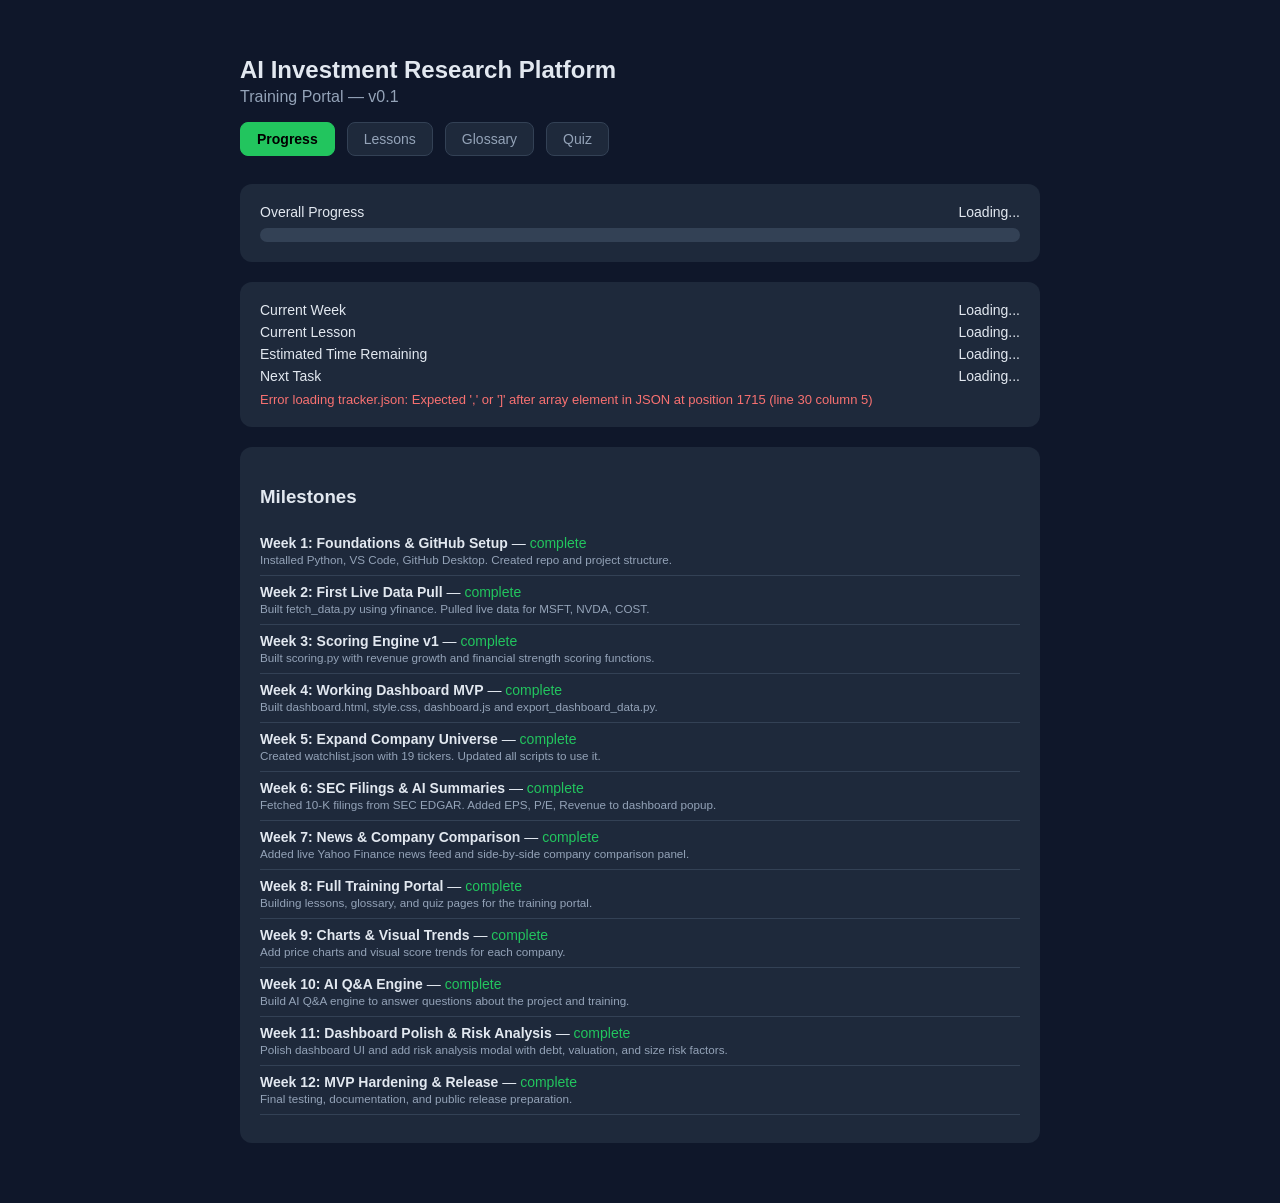
<file: training/index.html>
<!DOCTYPE html>
<html lang="en">
<head>
<meta charset="UTF-8">
<title>AI Investment Research Platform — Training Tracker</title>
<style>
  body { font-family: 'Segoe UI', sans-serif; background: #0f172a; color: #e2e8f0; margin: 0; padding: 40px; }
  .container { max-width: 800px; margin: 0 auto; }
  h1 { font-size: 24px; margin-bottom: 4px; }
  .subtitle { color: #94a3b8; margin-bottom: 16px; }
  .card { background: #1e293b; border-radius: 12px; padding: 20px; margin-bottom: 20px; }
  .bar-bg { background: #334155; border-radius: 8px; height: 14px; overflow: hidden; margin-top: 8px; }
  .bar-fill { background: #22c55e; height: 100%; transition: width 0.4s; }
  .row { display: flex; justify-content: space-between; margin-bottom: 6px; font-size: 14px; }
  .milestone { padding: 8px 0; border-bottom: 1px solid #334155; font-size: 14px; }
  .in_progress { color: #facc15; }
  .complete { color: #22c55e; }
  .upcoming { color: #64748b; }
  .error { color: #f87171; font-size: 13px; margin-top: 8px; }
  .nav-links { display: flex; gap: 12px; margin-bottom: 28px; flex-wrap: wrap; }
  .nav-btn { background: #1e293b; color: #94a3b8; padding: 8px 16px; border-radius: 8px; text-decoration: none; font-size: 14px; border: 1px solid #334155; }
  .nav-btn:hover { background: #334155; color: #e2e8f0; }
  .nav-btn.active { background: #22c55e; color: #000; font-weight: 600; border-color: #22c55e; }
</style>
</head>
<body>
<div class="container">
  <h1>AI Investment Research Platform</h1>
  <div class="subtitle">Training Portal — v0.1</div>
  <div class="nav-links">
    <a href="index.html" class="nav-btn active">Progress</a>
    <a href="lessons.html" class="nav-btn">Lessons</a>
    <a href="glossary.html" class="nav-btn">Glossary</a>
    <a href="quiz.html" class="nav-btn">Quiz</a>
  </div>

  <div class="card">
    <div class="row"><span>Overall Progress</span><span id="pct">Loading...</span></div>
    <div class="bar-bg"><div class="bar-fill" id="bar" style="width:0%"></div></div>
  </div>

  <div class="card">
    <div class="row"><span>Current Week</span><span id="week">Loading...</span></div>
    <div class="row"><span>Current Lesson</span><span id="lesson">Loading...</span></div>
    <div class="row"><span>Estimated Time Remaining</span><span id="time">Loading...</span></div>
    <div class="row"><span>Next Task</span><span id="nexttask">Loading...</span></div>
    <div id="tracker-error" class="error"></div>
  </div>

  <div class="card">
    <h3>Milestones</h3>
    <div id="milestones"></div>
    <div id="milestone-error" class="error"></div>
  </div>
</div>

<script>
  // Load tracker data
  fetch('tracker.json?nocache=' + Date.now())
    .then(function(response) {
      if (!response.ok) throw new Error('HTTP error: ' + response.status);
      return response.json();
    })
    .then(function(data) {
      document.getElementById('pct').textContent = data.project_completion_percent + '%';
      document.getElementById('bar').style.width = data.project_completion_percent + '%';
      document.getElementById('week').textContent = 'Week ' + data.current_week + ' of ' + data.total_weeks;
      document.getElementById('lesson').textContent = data.current_lesson;
      document.getElementById('time').textContent = data.estimated_time_remaining_hours + ' hours';
      document.getElementById('nexttask').textContent = data.recommended_next_task;
    })
    .catch(function(error) {
      document.getElementById('tracker-error').textContent = 'Error loading tracker.json: ' + error.message;
    });

  // Load milestones data
  fetch('milestones.json?nocache=' + Date.now())
    .then(function(response) {
      if (!response.ok) throw new Error('HTTP error: ' + response.status);
      return response.json();
    })
    .then(function(list) {
      var container = document.getElementById('milestones');
      list.forEach(function(m) {
        var div = document.createElement('div');
        div.className = 'milestone';
        div.innerHTML = '<strong>Week ' + m.week + ': ' + m.title + '</strong> — <span class="' + m.status + '">' + m.status.replace('_', ' ') + '</span><br><small style="color:#94a3b8;">' + m.description + '</small>';
        container.appendChild(div);
      });
    })
    .catch(function(error) {
      document.getElementById('milestone-error').textContent = 'Error loading milestones.json: ' + error.message;
    });
</script>
</body>
</html>
</file>
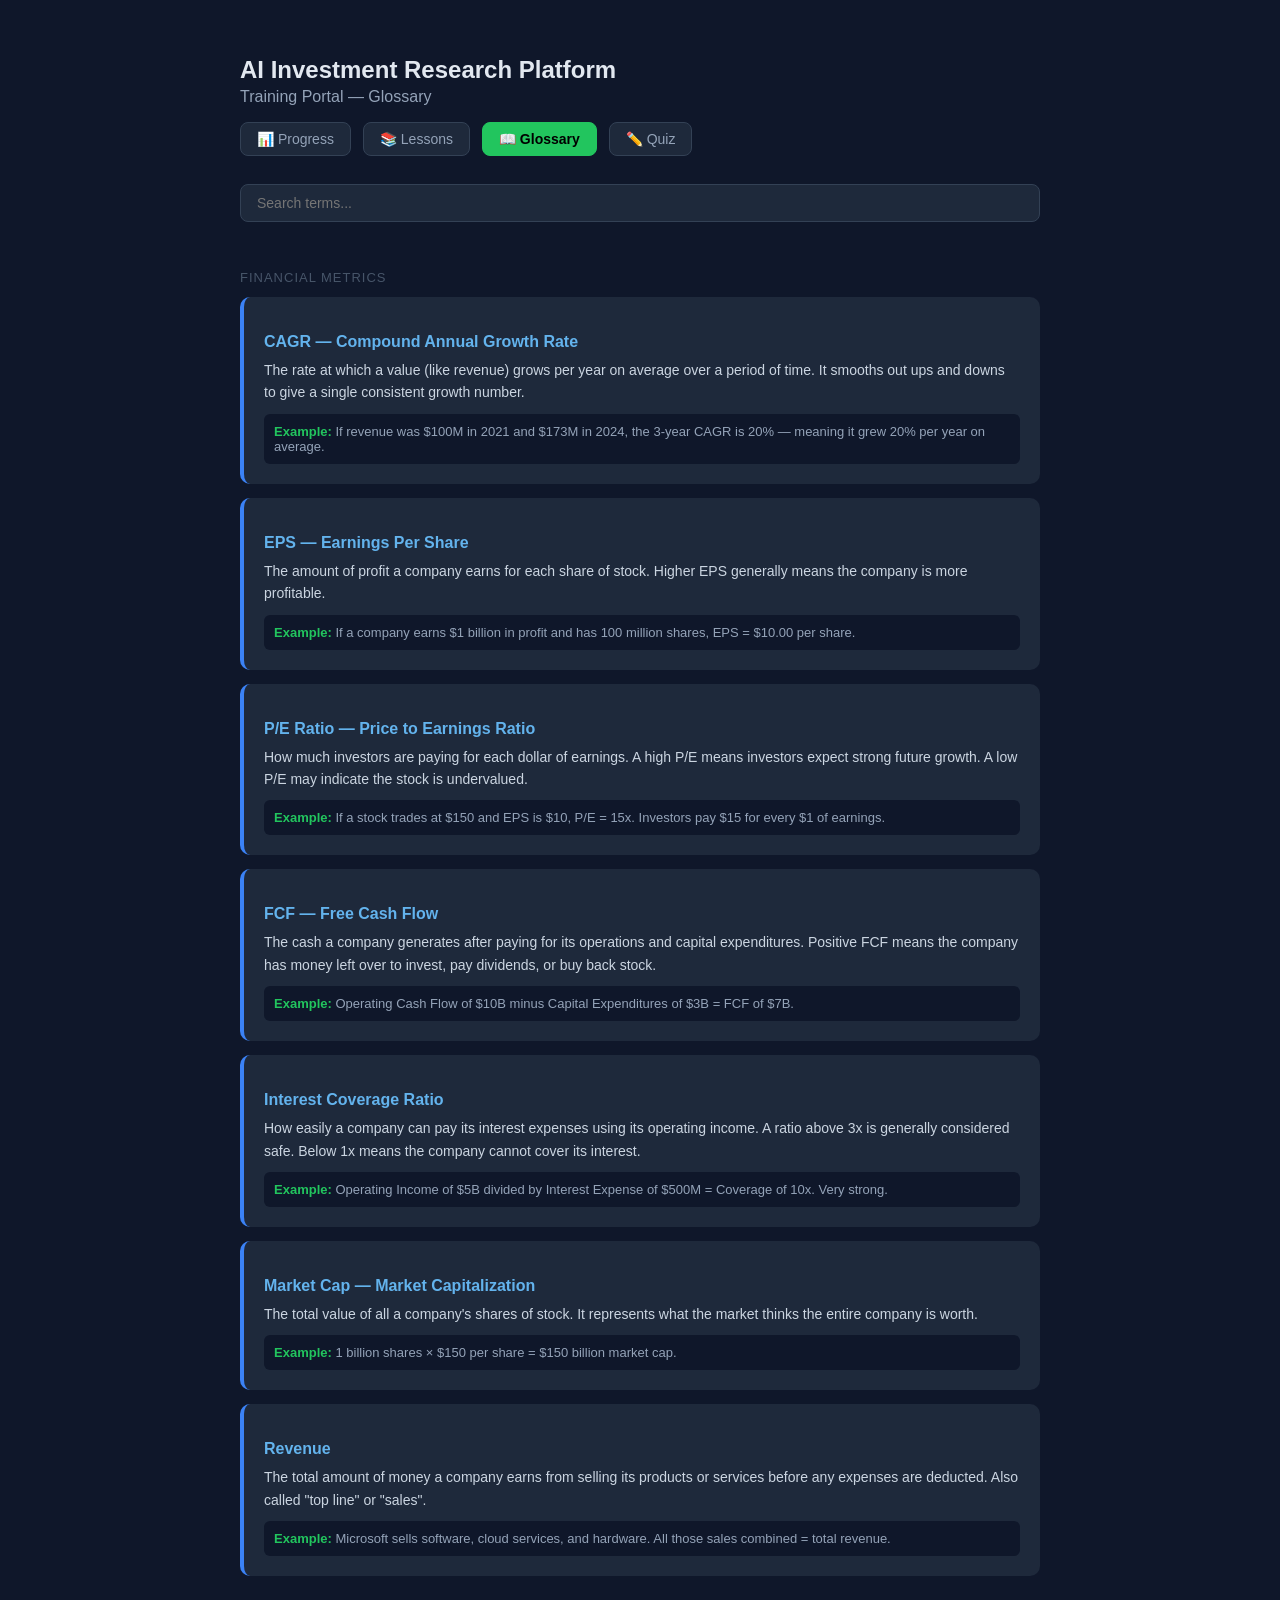
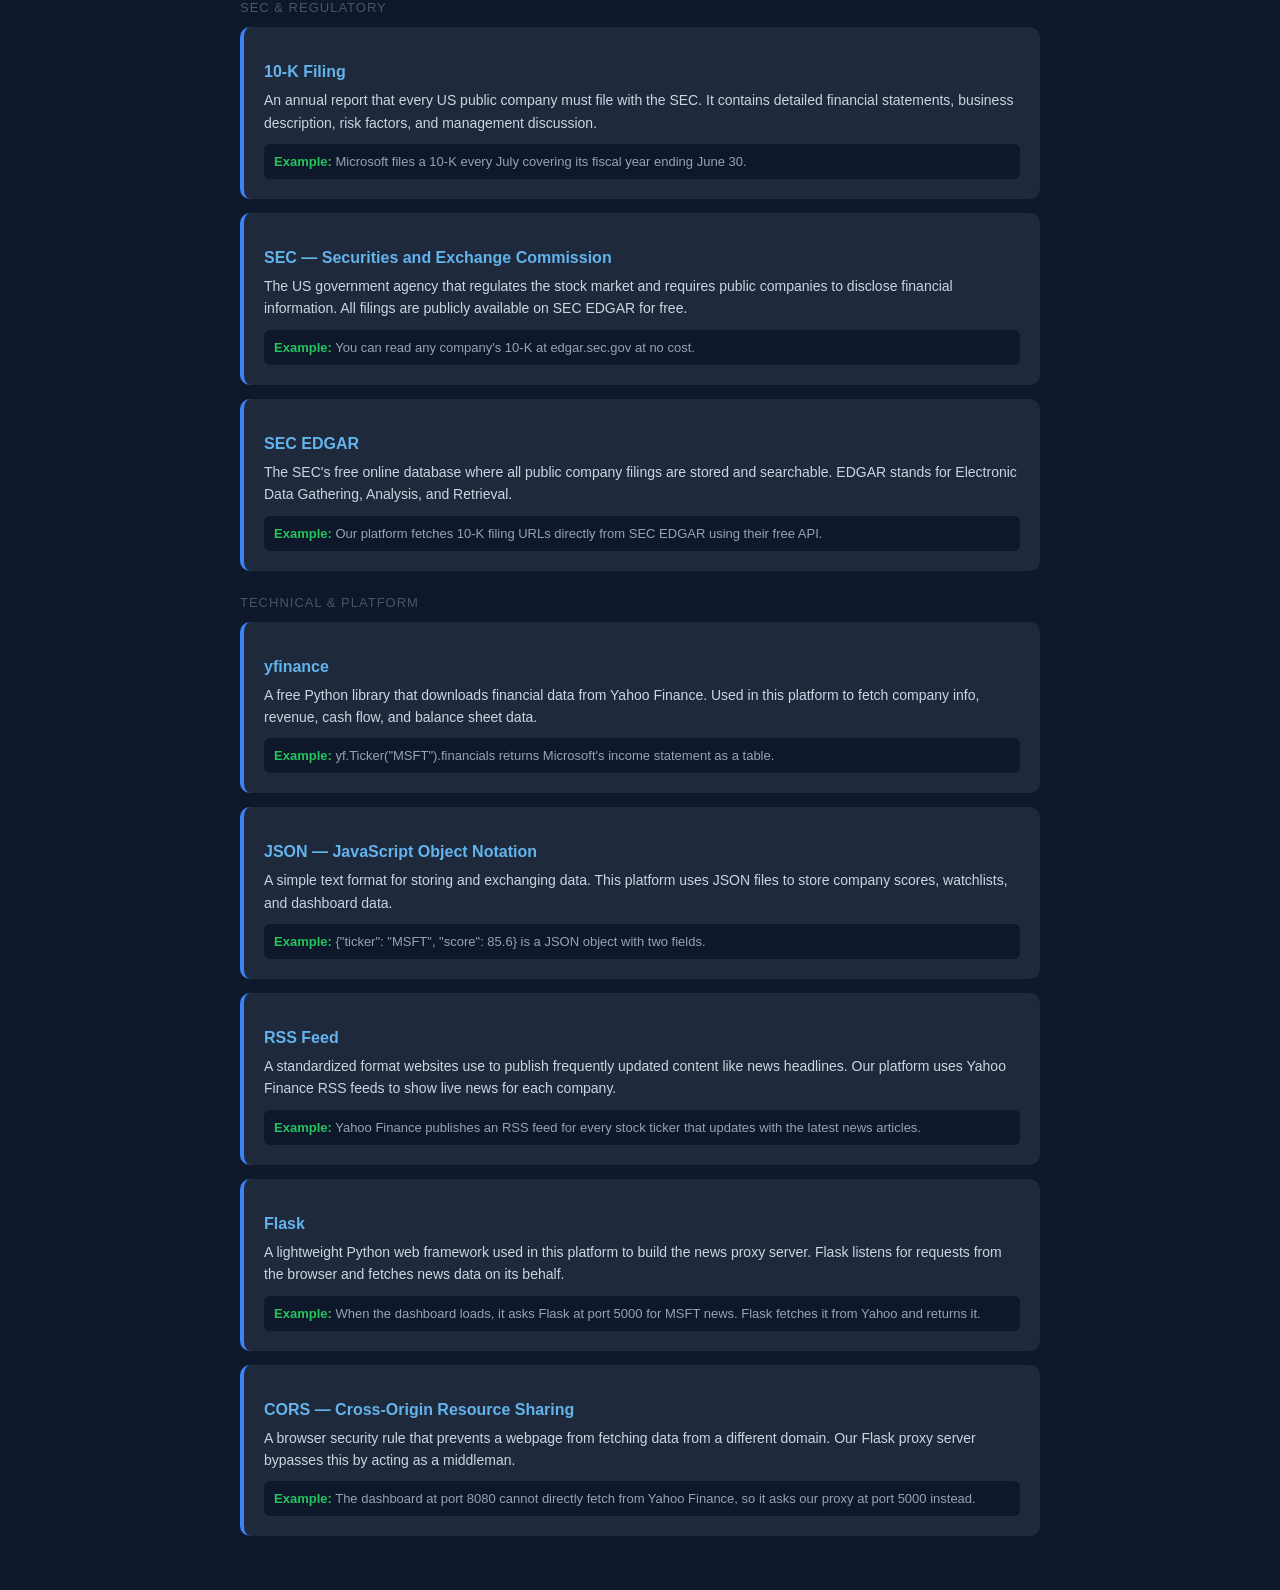
<file: training/glossary.html>
<!DOCTYPE html>
<html lang="en">
<head>
<meta charset="UTF-8">
<title>Glossary — AI Investment Research Platform</title>
<style>
  body { font-family: 'Segoe UI', sans-serif; background: #0f172a; color: #e2e8f0; margin: 0; padding: 40px; }
  .container { max-width: 800px; margin: 0 auto; }
  h1 { font-size: 24px; margin-bottom: 4px; }
  .subtitle { color: #94a3b8; margin-bottom: 16px; }
  .nav-links { display: flex; gap: 12px; margin-bottom: 28px; flex-wrap: wrap; }
  .nav-btn { background: #1e293b; color: #94a3b8; padding: 8px 16px; border-radius: 8px; text-decoration: none; font-size: 14px; border: 1px solid #334155; }
  .nav-btn:hover { background: #334155; color: #e2e8f0; }
  .nav-btn.active { background: #22c55e; color: #000; font-weight: 600; border-color: #22c55e; }
  .search-box { width: 100%; padding: 10px 16px; background: #1e293b; border: 1px solid #334155; border-radius: 8px; color: #e2e8f0; font-size: 14px; margin-bottom: 24px; box-sizing: border-box; }
  .search-box:focus { outline: none; border-color: #22c55e; }
  .term-card { background: #1e293b; border-radius: 10px; padding: 20px; margin-bottom: 14px; border-left: 4px solid #3b82f6; }
  .term-card h3 { font-size: 16px; color: #63b3ed; margin-bottom: 8px; }
  .term-card p { font-size: 14px; color: #cbd5e1; line-height: 1.6; margin: 0; }
  .term-card .example { margin-top: 10px; padding: 10px; background: #0f172a; border-radius: 6px; font-size: 13px; color: #94a3b8; }
  .term-card .example strong { color: #22c55e; }
  .category-title { font-size: 13px; text-transform: uppercase; letter-spacing: 1px; color: #475569; margin: 24px 0 12px; }
</style>
</head>
<body>
<div class="container">
  <h1>AI Investment Research Platform</h1>
  <div class="subtitle">Training Portal — Glossary</div>

  <div class="nav-links">
    <a href="index.html" class="nav-btn">📊 Progress</a>
    <a href="lessons.html" class="nav-btn">📚 Lessons</a>
    <a href="glossary.html" class="nav-btn active">📖 Glossary</a>
    <a href="quiz.html" class="nav-btn">✏️ Quiz</a>
  </div>

  <input type="text" class="search-box" id="search" placeholder="Search terms..." onkeyup="filterTerms()">

  <div id="terms-container">

    <div class="category-title">Financial Metrics</div>

    <div class="term-card">
      <h3>CAGR — Compound Annual Growth Rate</h3>
      <p>The rate at which a value (like revenue) grows per year on average over a period of time. It smooths out ups and downs to give a single consistent growth number.</p>
      <div class="example"><strong>Example:</strong> If revenue was $100M in 2021 and $173M in 2024, the 3-year CAGR is 20% — meaning it grew 20% per year on average.</div>
    </div>

    <div class="term-card">
      <h3>EPS — Earnings Per Share</h3>
      <p>The amount of profit a company earns for each share of stock. Higher EPS generally means the company is more profitable.</p>
      <div class="example"><strong>Example:</strong> If a company earns $1 billion in profit and has 100 million shares, EPS = $10.00 per share.</div>
    </div>

    <div class="term-card">
      <h3>P/E Ratio — Price to Earnings Ratio</h3>
      <p>How much investors are paying for each dollar of earnings. A high P/E means investors expect strong future growth. A low P/E may indicate the stock is undervalued.</p>
      <div class="example"><strong>Example:</strong> If a stock trades at $150 and EPS is $10, P/E = 15x. Investors pay $15 for every $1 of earnings.</div>
    </div>

    <div class="term-card">
      <h3>FCF — Free Cash Flow</h3>
      <p>The cash a company generates after paying for its operations and capital expenditures. Positive FCF means the company has money left over to invest, pay dividends, or buy back stock.</p>
      <div class="example"><strong>Example:</strong> Operating Cash Flow of $10B minus Capital Expenditures of $3B = FCF of $7B.</div>
    </div>

    <div class="term-card">
      <h3>Interest Coverage Ratio</h3>
      <p>How easily a company can pay its interest expenses using its operating income. A ratio above 3x is generally considered safe. Below 1x means the company cannot cover its interest.</p>
      <div class="example"><strong>Example:</strong> Operating Income of $5B divided by Interest Expense of $500M = Coverage of 10x. Very strong.</div>
    </div>

    <div class="term-card">
      <h3>Market Cap — Market Capitalization</h3>
      <p>The total value of all a company's shares of stock. It represents what the market thinks the entire company is worth.</p>
      <div class="example"><strong>Example:</strong> 1 billion shares × $150 per share = $150 billion market cap.</div>
    </div>

    <div class="term-card">
      <h3>Revenue</h3>
      <p>The total amount of money a company earns from selling its products or services before any expenses are deducted. Also called "top line" or "sales".</p>
      <div class="example"><strong>Example:</strong> Microsoft sells software, cloud services, and hardware. All those sales combined = total revenue.</div>
    </div>

    <div class="category-title">SEC & Regulatory</div>

    <div class="term-card">
      <h3>10-K Filing</h3>
      <p>An annual report that every US public company must file with the SEC. It contains detailed financial statements, business description, risk factors, and management discussion.</p>
      <div class="example"><strong>Example:</strong> Microsoft files a 10-K every July covering its fiscal year ending June 30.</div>
    </div>

    <div class="term-card">
      <h3>SEC — Securities and Exchange Commission</h3>
      <p>The US government agency that regulates the stock market and requires public companies to disclose financial information. All filings are publicly available on SEC EDGAR for free.</p>
      <div class="example"><strong>Example:</strong> You can read any company's 10-K at edgar.sec.gov at no cost.</div>
    </div>

    <div class="term-card">
      <h3>SEC EDGAR</h3>
      <p>The SEC's free online database where all public company filings are stored and searchable. EDGAR stands for Electronic Data Gathering, Analysis, and Retrieval.</p>
      <div class="example"><strong>Example:</strong> Our platform fetches 10-K filing URLs directly from SEC EDGAR using their free API.</div>
    </div>

    <div class="category-title">Technical & Platform</div>

    <div class="term-card">
      <h3>yfinance</h3>
      <p>A free Python library that downloads financial data from Yahoo Finance. Used in this platform to fetch company info, revenue, cash flow, and balance sheet data.</p>
      <div class="example"><strong>Example:</strong> yf.Ticker("MSFT").financials returns Microsoft's income statement as a table.</div>
    </div>

    <div class="term-card">
      <h3>JSON — JavaScript Object Notation</h3>
      <p>A simple text format for storing and exchanging data. This platform uses JSON files to store company scores, watchlists, and dashboard data.</p>
      <div class="example"><strong>Example:</strong> {"ticker": "MSFT", "score": 85.6} is a JSON object with two fields.</div>
    </div>

    <div class="term-card">
      <h3>RSS Feed</h3>
      <p>A standardized format websites use to publish frequently updated content like news headlines. Our platform uses Yahoo Finance RSS feeds to show live news for each company.</p>
      <div class="example"><strong>Example:</strong> Yahoo Finance publishes an RSS feed for every stock ticker that updates with the latest news articles.</div>
    </div>

    <div class="term-card">
      <h3>Flask</h3>
      <p>A lightweight Python web framework used in this platform to build the news proxy server. Flask listens for requests from the browser and fetches news data on its behalf.</p>
      <div class="example"><strong>Example:</strong> When the dashboard loads, it asks Flask at port 5000 for MSFT news. Flask fetches it from Yahoo and returns it.</div>
    </div>

    <div class="term-card">
      <h3>CORS — Cross-Origin Resource Sharing</h3>
      <p>A browser security rule that prevents a webpage from fetching data from a different domain. Our Flask proxy server bypasses this by acting as a middleman.</p>
      <div class="example"><strong>Example:</strong> The dashboard at port 8080 cannot directly fetch from Yahoo Finance, so it asks our proxy at port 5000 instead.</div>
    </div>

  </div>
</div>

<script>
function filterTerms() {
  const query = document.getElementById('search').value.toLowerCase();
  const cards = document.querySelectorAll('.term-card');
  cards.forEach(function(card) {
    const text = card.textContent.toLowerCase();
    card.style.display = text.includes(query) ? 'block' : 'none';
  });
}
</script>
</body>
</html>
</file>
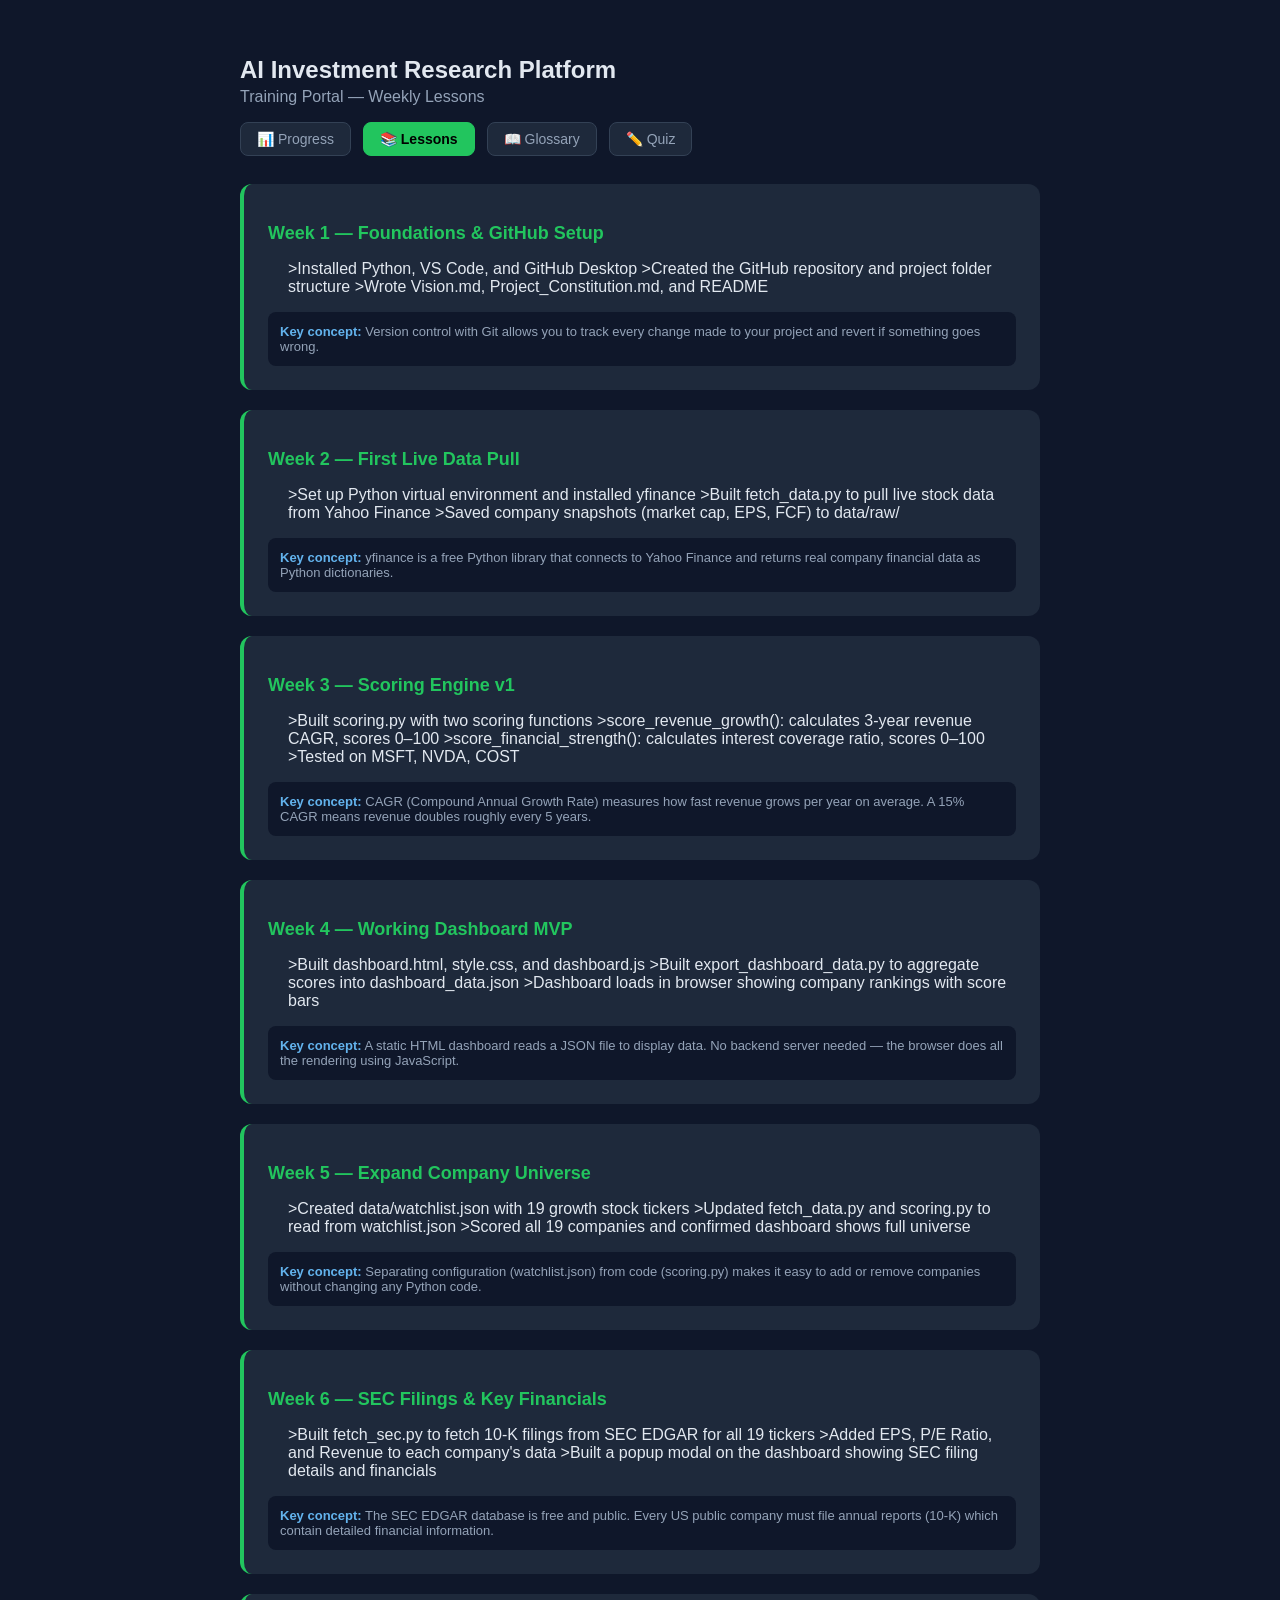
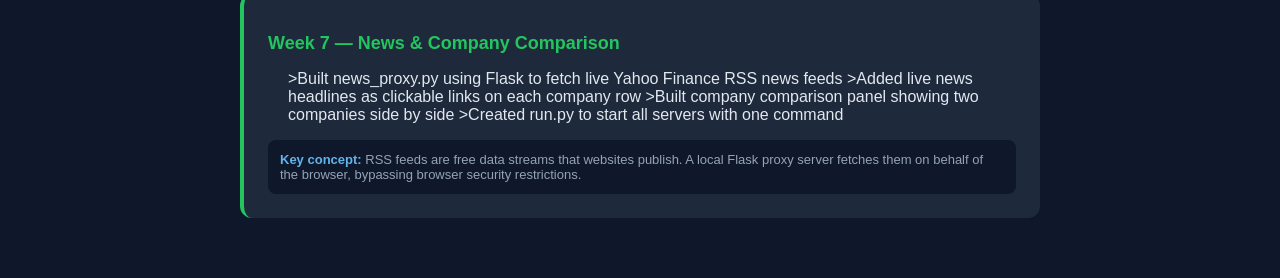
<file: training/lessons.html>
<!DOCTYPE html>
<html lang="en">
<head>
<meta charset="UTF-8">
<title>Lessons — AI Investment Research Platform</title>
<style>
  body { font-family: 'Segoe UI', sans-serif; background: #0f172a; color: #e2e8f0; margin: 0; padding: 40px; }
  .container { max-width: 800px; margin: 0 auto; }
  h1 { font-size: 24px; margin-bottom: 4px; }
  .subtitle { color: #94a3b8; margin-bottom: 16px; }
  .nav-links { display: flex; gap: 12px; margin-bottom: 28px; flex-wrap: wrap; }
  .nav-btn { background: #1e293b; color: #94a3b8; padding: 8px 16px; border-radius: 8px; text-decoration: none; font-size: 14px; border: 1px solid #334155; }
  .nav-btn:hover { background: #334155; color: #e2e8f0; }
  .nav-btn.active { background: #22c55e; color: #000; font-weight: 600; border-color: #22c55e; }
  .week-card { background: #1e293b; border-radius: 12px; padding: 24px; margin-bottom: 20px; border-left: 4px solid #22c55e; }
  .week-card h2 { font-size: 18px; color: #22c55e; margin-bottom: 12px; }
  .week-card ul { padding-left: 20px; }
  .week-card ul li { margin-bottom: 8px; font-size: 14px; color: #cbd5e1; line-height: 1.5; }
  .week-card .what-learned { margin-top: 14px; padding: 12px; background: #0f172a; border-radius: 8px; font-size: 13px; color: #94a3b8; }
  .week-card .what-learned strong { color: #63b3ed; }
</style>
</head>
<body>
<div class="container">
  <h1>AI Investment Research Platform</h1>
  <div class="subtitle">Training Portal — Weekly Lessons</div>

  <div class="nav-links">
    <a href="index.html" class="nav-btn">📊 Progress</a>
    <a href="lessons.html" class="nav-btn active">📚 Lessons</a>
    <a href="glossary.html" class="nav-btn">📖 Glossary</a>
    <a href="quiz.html" class="nav-btn">✏️ Quiz</a>
  </div>

  <div class="week-card">
    <h2>Week 1 — Foundations & GitHub Setup</h2>
    <ul>
      >Installed Python, VS Code, and GitHub Desktop</li>
      >Created the GitHub repository and project folder structure</li>
      >Wrote Vision.md, Project_Constitution.md, and README</li>
    </ul>
    <div class="what-learned"><strong>Key concept:</strong> Version control with Git allows you to track every change made to your project and revert if something goes wrong.</div>
  </div>

  <div class="week-card">
    <h2>Week 2 — First Live Data Pull</h2>
    <ul>
      >Set up Python virtual environment and installed yfinance</li>
      >Built fetch_data.py to pull live stock data from Yahoo Finance</li>
      >Saved company snapshots (market cap, EPS, FCF) to data/raw/</li>
    </ul>
    <div class="what-learned"><strong>Key concept:</strong> yfinance is a free Python library that connects to Yahoo Finance and returns real company financial data as Python dictionaries.</div>
  </div>

  <div class="week-card">
    <h2>Week 3 — Scoring Engine v1</h2>
    <ul>
      >Built scoring.py with two scoring functions</li>
      >score_revenue_growth(): calculates 3-year revenue CAGR, scores 0–100</li>
      >score_financial_strength(): calculates interest coverage ratio, scores 0–100</li>
      >Tested on MSFT, NVDA, COST</li>
    </ul>
    <div class="what-learned"><strong>Key concept:</strong> CAGR (Compound Annual Growth Rate) measures how fast revenue grows per year on average. A 15% CAGR means revenue doubles roughly every 5 years.</div>
  </div>

  <div class="week-card">
    <h2>Week 4 — Working Dashboard MVP</h2>
    <ul>
      >Built dashboard.html, style.css, and dashboard.js</li>
      >Built export_dashboard_data.py to aggregate scores into dashboard_data.json</li>
      >Dashboard loads in browser showing company rankings with score bars</li>
    </ul>
    <div class="what-learned"><strong>Key concept:</strong> A static HTML dashboard reads a JSON file to display data. No backend server needed — the browser does all the rendering using JavaScript.</div>
  </div>

  <div class="week-card">
    <h2>Week 5 — Expand Company Universe</h2>
    <ul>
      >Created data/watchlist.json with 19 growth stock tickers</li>
      >Updated fetch_data.py and scoring.py to read from watchlist.json</li>
      >Scored all 19 companies and confirmed dashboard shows full universe</li>
    </ul>
    <div class="what-learned"><strong>Key concept:</strong> Separating configuration (watchlist.json) from code (scoring.py) makes it easy to add or remove companies without changing any Python code.</div>
  </div>

  <div class="week-card">
    <h2>Week 6 — SEC Filings & Key Financials</h2>
    <ul>
      >Built fetch_sec.py to fetch 10-K filings from SEC EDGAR for all 19 tickers</li>
      >Added EPS, P/E Ratio, and Revenue to each company's data</li>
      >Built a popup modal on the dashboard showing SEC filing details and financials</li>
    </ul>
    <div class="what-learned"><strong>Key concept:</strong> The SEC EDGAR database is free and public. Every US public company must file annual reports (10-K) which contain detailed financial information.</div>
  </div>

  <div class="week-card">
    <h2>Week 7 — News & Company Comparison</h2>
    <ul>
      >Built news_proxy.py using Flask to fetch live Yahoo Finance RSS news feeds</li>
      >Added live news headlines as clickable links on each company row</li>
      >Built company comparison panel showing two companies side by side</li>
      >Created run.py to start all servers with one command</li>
    </ul>
    <div class="what-learned"><strong>Key concept:</strong> RSS feeds are free data streams that websites publish. A local Flask proxy server fetches them on behalf of the browser, bypassing browser security restrictions.</div>
  </div>

</div>
</body>
</html>
</file>
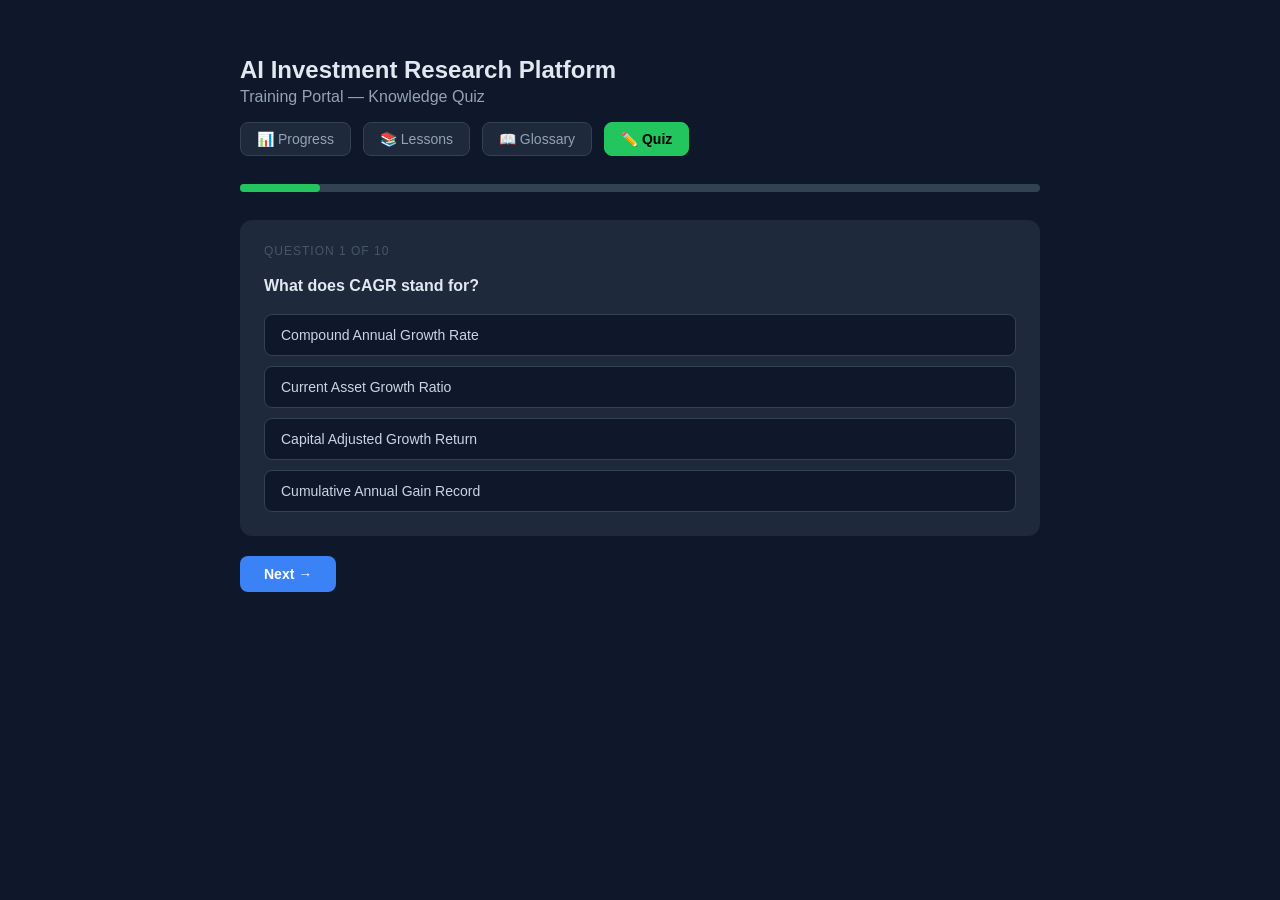
<file: training/quiz.html>
<!DOCTYPE html>
<html lang="en">
<head>
<meta charset="UTF-8">
<title>Quiz — AI Investment Research Platform</title>
<style>
  body { font-family: 'Segoe UI', sans-serif; background: #0f172a; color: #e2e8f0; margin: 0; padding: 40px; }
  .container { max-width: 800px; margin: 0 auto; }
  h1 { font-size: 24px; margin-bottom: 4px; }
  .subtitle { color: #94a3b8; margin-bottom: 16px; }
  .nav-links { display: flex; gap: 12px; margin-bottom: 28px; flex-wrap: wrap; }
  .nav-btn { background: #1e293b; color: #94a3b8; padding: 8px 16px; border-radius: 8px; text-decoration: none; font-size: 14px; border: 1px solid #334155; }
  .nav-btn:hover { background: #334155; color: #e2e8f0; }
  .nav-btn.active { background: #22c55e; color: #000; font-weight: 600; border-color: #22c55e; }
  .progress-bar-bg { background: #334155; border-radius: 8px; height: 8px; margin-bottom: 28px; }
  .progress-bar-fill { background: #22c55e; height: 100%; border-radius: 8px; transition: width 0.3s; }
  .quiz-card { background: #1e293b; border-radius: 12px; padding: 24px; margin-bottom: 20px; }
  .quiz-card h3 { font-size: 16px; color: #e2e8f0; margin-bottom: 16px; line-height: 1.5; }
  .question-num { font-size: 12px; color: #475569; text-transform: uppercase; letter-spacing: 1px; margin-bottom: 8px; }
  .options { display: flex; flex-direction: column; gap: 10px; }
  .option { background: #0f172a; border: 1px solid #334155; border-radius: 8px; padding: 12px 16px; cursor: pointer; font-size: 14px; color: #cbd5e1; transition: all 0.15s; text-align: left; width: 100%; }
  .option:hover:not(:disabled) { border-color: #3b82f6; color: #e2e8f0; }
  .option.correct { background: #14532d; border-color: #22c55e; color: #22c55e; }
  .option.wrong { background: #450a0a; border-color: #ef4444; color: #ef4444; }
  .option.selected { border-color: #3b82f6; color: #93c5fd; }
  .feedback { margin-top: 14px; padding: 12px; border-radius: 8px; font-size: 14px; display: none; line-height: 1.5; }
  .feedback.correct { background: #14532d; color: #86efac; display: block; }
  .feedback.wrong { background: #450a0a; color: #fca5a5; display: block; }
  .nav-buttons { display: flex; gap: 12px; margin-top: 8px; }
  .nav-quiz-btn { padding: 10px 24px; border-radius: 8px; border: none; font-size: 14px; font-weight: 600; cursor: pointer; }
  .btn-prev { background: #334155; color: #e2e8f0; }
  .btn-prev:hover { background: #475569; }
  .btn-next { background: #3b82f6; color: #fff; }
  .btn-next:hover { background: #2563eb; }
  .btn-finish { background: #22c55e; color: #000; }
  .btn-finish:hover { background: #16a34a; }
  .score-panel { background: #1e293b; border-radius: 12px; padding: 32px; text-align: center; display: none; }
  .score-panel h2 { font-size: 36px; color: #22c55e; margin-bottom: 8px; }
  .score-panel p { color: #94a3b8; font-size: 16px; margin-bottom: 20px; }
  .action-btns { display: flex; gap: 12px; justify-content: center; flex-wrap: wrap; }
  .restart-btn { background: #22c55e; color: #000; border: none; padding: 12px 28px; border-radius: 8px; font-size: 15px; font-weight: 600; cursor: pointer; }
  .restart-btn:hover { background: #16a34a; }
  .review-btn { background: #3b82f6; color: #fff; border: none; padding: 12px 28px; border-radius: 8px; font-size: 15px; font-weight: 600; cursor: pointer; }
  .review-btn:hover { background: #2563eb; }
  .review-card { background: #1e293b; border-radius: 12px; padding: 24px; margin-bottom: 16px; }
  .review-card h3 { font-size: 15px; color: #e2e8f0; margin-bottom: 12px; line-height: 1.5; }
  .review-answer { font-size: 14px; margin: 4px 0; }
</style>
</head>
<body>
<div class="container">
  <h1>AI Investment Research Platform</h1>
  <div class="subtitle">Training Portal — Knowledge Quiz</div>

  <div class="nav-links">
    <a href="index.html" class="nav-btn">📊 Progress</a>
    <a href="lessons.html" class="nav-btn">📚 Lessons</a>
    <a href="glossary.html" class="nav-btn">📖 Glossary</a>
    <a href="quiz.html" class="nav-btn active">✏️ Quiz</a>
  </div>

  <div class="progress-bar-bg">
    <div class="progress-bar-fill" id="progress-bar" style="width:0%"></div>
  </div>

  <div id="quiz-container"></div>

  <div class="score-panel" id="score-panel">
    <h2 id="score-text"></h2>
    <p id="score-sub"></p>
    <div class="action-btns">
      <button class="restart-btn" onclick="restartQuiz()">Try Again</button>
      <button class="review-btn" onclick="showReview()">Review Answers</button>
    </div>
  </div>

  <div id="review-container"></div>
</div>

<script>
const questions = [
  {
    q: "What does CAGR stand for?",
    options: ["Compound Annual Growth Rate", "Current Asset Growth Ratio", "Capital Adjusted Growth Return", "Cumulative Annual Gain Record"],
    answer: 0,
    explanation: "CAGR stands for Compound Annual Growth Rate. It measures how fast revenue or another value grows per year on average."
  },
  {
    q: "What is a 10-K filing?",
    options: ["A quarterly earnings report", "An annual report filed with the SEC", "A tax document filed with the IRS", "A stock price history report"],
    answer: 1,
    explanation: "A 10-K is an annual report every US public company must file with the SEC. It contains detailed financials, risk factors, and business description."
  },
  {
    q: "What does a P/E ratio of 20 mean?",
    options: ["The company grows 20% per year", "Investors pay $20 for every $1 of earnings", "The stock will double in 20 years", "The company has 20% profit margin"],
    answer: 1,
    explanation: "P/E ratio shows how much investors pay per dollar of earnings. P/E of 20 means investors pay $20 for every $1 the company earns."
  },
  {
    q: "What is Free Cash Flow (FCF)?",
    options: ["Revenue minus taxes", "Cash earned from selling assets", "Operating cash flow minus capital expenditures", "Net income plus depreciation"],
    answer: 2,
    explanation: "FCF = Operating Cash Flow - Capital Expenditures. It shows how much cash the company generates after maintaining its business."
  },
  {
    q: "What does an interest coverage ratio of 1x mean?",
    options: ["The company is very profitable", "The company barely covers its interest payments", "The company has no debt", "The company pays 1% interest"],
    answer: 1,
    explanation: "A coverage ratio of 1x means operating income exactly equals interest expense. Any lower and the company cannot cover its debt payments."
  },
  {
    q: "What Python library does this platform use to fetch stock data?",
    options: ["pandas", "numpy", "yfinance", "requests"],
    answer: 2,
    explanation: "yfinance is a free Python library that downloads financial data from Yahoo Finance including income statements, balance sheets, and cash flows."
  },
  {
    q: "Why does this platform use a Flask proxy server for news?",
    options: ["Flask is faster than Python", "To bypass browser CORS security restrictions", "Yahoo Finance requires a paid API key", "To store news in a database"],
    answer: 1,
    explanation: "Browsers block direct requests to external domains (CORS policy). Our Flask proxy fetches the news on behalf of the browser."
  },
  {
    q: "What is SEC EDGAR?",
    options: ["A paid financial data service", "A stock trading platform", "The SEC's free public database of company filings", "A Python library for SEC data"],
    answer: 2,
    explanation: "SEC EDGAR is a free public database where all US public company filings are stored. Our platform uses it to fetch 10-K filing URLs without any API key."
  },
  {
    q: "In our scoring system, what score does a company with no debt receive for Financial Strength?",
    options: ["100", "75", "95", "50"],
    answer: 2,
    explanation: "Companies with no interest-bearing debt receive a Financial Strength score of 95 — excellent but not perfect."
  },
  {
    q: "What does EPS stand for?",
    options: ["Equity Per Share", "Earnings Per Share", "Estimated Profit Score", "Exchange Price Standard"],
    answer: 1,
    explanation: "EPS stands for Earnings Per Share. It tells you how much profit the company earns for each share of stock outstanding."
  }
];

let current = 0;
let userAnswers = new Array(questions.length).fill(null);

function renderQuestion() {
  const q = questions[current];
  const pct = ((current + 1) / questions.length) * 100;
  document.getElementById('progress-bar').style.width = pct + '%';

  const answered = userAnswers[current] !== null;
  const userAnswer = userAnswers[current];

  const optionsHtml = q.options.map(function(opt, i) {
    let cls = 'option';
    if (answered) {
      if (i === q.answer) cls += ' correct';
      else if (i === userAnswer) cls += ' wrong';
    }
    return '<button class="' + cls + '" onclick="selectAnswer(' + i + ')"' + (answered ? ' disabled' : '') + '>' + opt + '</button>';
  }).join('');

  let feedbackHtml = '';
  if (answered) {
    const correct = userAnswer === q.answer;
    feedbackHtml = '<div class="feedback ' + (correct ? 'correct' : 'wrong') + '">' +
      (correct ? '✅ Correct! ' : '❌ Not quite. ') + q.explanation + '</div>';
  }

  const isLast = current === questions.length - 1;
  const allAnswered = userAnswers.every(function(a) { return a !== null; });

  const navHtml =
    '<div class="nav-buttons">' +
      (current > 0 ? '<button class="nav-quiz-btn btn-prev" onclick="goTo(' + (current - 1) + ')">← Previous</button>' : '') +
      (isLast
        ? (allAnswered ? '<button class="nav-quiz-btn btn-finish" onclick="showScore()">Finish Quiz</button>' : '')
        : '<button class="nav-quiz-btn btn-next" onclick="goTo(' + (current + 1) + ')">Next →</button>'
      ) +
    '</div>';

  document.getElementById('quiz-container').innerHTML =
    '<div class="quiz-card">' +
      '<div class="question-num">Question ' + (current + 1) + ' of ' + questions.length + '</div>' +
      '<h3>' + q.q + '</h3>' +
      '<div class="options">' + optionsHtml + '</div>' +
      feedbackHtml +
    '</div>' +
    navHtml;
}

function selectAnswer(index) {
  if (userAnswers[current] !== null) return;
  userAnswers[current] = index;
  renderQuestion();
}

function goTo(index) {
  current = index;
  renderQuestion();
}

function showScore() {
  document.getElementById('quiz-container').innerHTML = '';
  document.getElementById('progress-bar').style.width = '100%';
  const score = userAnswers.filter(function(a, i) { return a === questions[i].answer; }).length;
  const panel = document.getElementById('score-panel');
  panel.style.display = 'block';
  document.getElementById('score-text').textContent = score + ' / ' + questions.length;

  let msg = '';
  if (score === questions.length) msg = 'Perfect score! You have mastered the material.';
  else if (score >= 8) msg = 'Excellent work! You have a strong understanding.';
  else if (score >= 6) msg = 'Good job! Review the lessons for the ones you missed.';
  else msg = 'Keep studying! Visit the Lessons and Glossary pages to review.';

  document.getElementById('score-sub').textContent = msg;
}

function showReview() {
  const container = document.getElementById('review-container');
  container.innerHTML = '<h2 style="margin:28px 0 20px;color:#e2e8f0;">Answer Review</h2>' +
    questions.map(function(q, i) {
      const userAnswer = userAnswers[i];
      const correct = userAnswer === q.answer;
      return '<div class="review-card" style="border-left:4px solid ' + (correct ? '#22c55e' : '#ef4444') + '">' +
        '<div class="question-num">Question ' + (i + 1) + '</div>' +
        '<h3>' + q.q + '</h3>' +
        '<p class="review-answer" style="color:' + (correct ? '#22c55e' : '#ef4444') + '">Your answer: ' + (userAnswer !== null ? q.options[userAnswer] : 'Not answered') + '</p>' +
        (!correct ? '<p class="review-answer" style="color:#22c55e">Correct answer: ' + q.options[q.answer] + '</p>' : '') +
        '<div style="margin-top:10px;padding:12px;background:#0f172a;border-radius:8px;font-size:13px;color:#94a3b8;">' +
        (correct ? '✅ ' : '❌ ') + q.explanation + '</div>' +
        '</div>';
    }).join('');
  container.scrollIntoView({ behavior: 'smooth' });
}

function restartQuiz() {
  current = 0;
  userAnswers = new Array(questions.length).fill(null);
  document.getElementById('score-panel').style.display = 'none';
  document.getElementById('review-container').innerHTML = '';
  renderQuestion();
}

    renderQuestion();
  </script>
</body>
</html>
</file>
